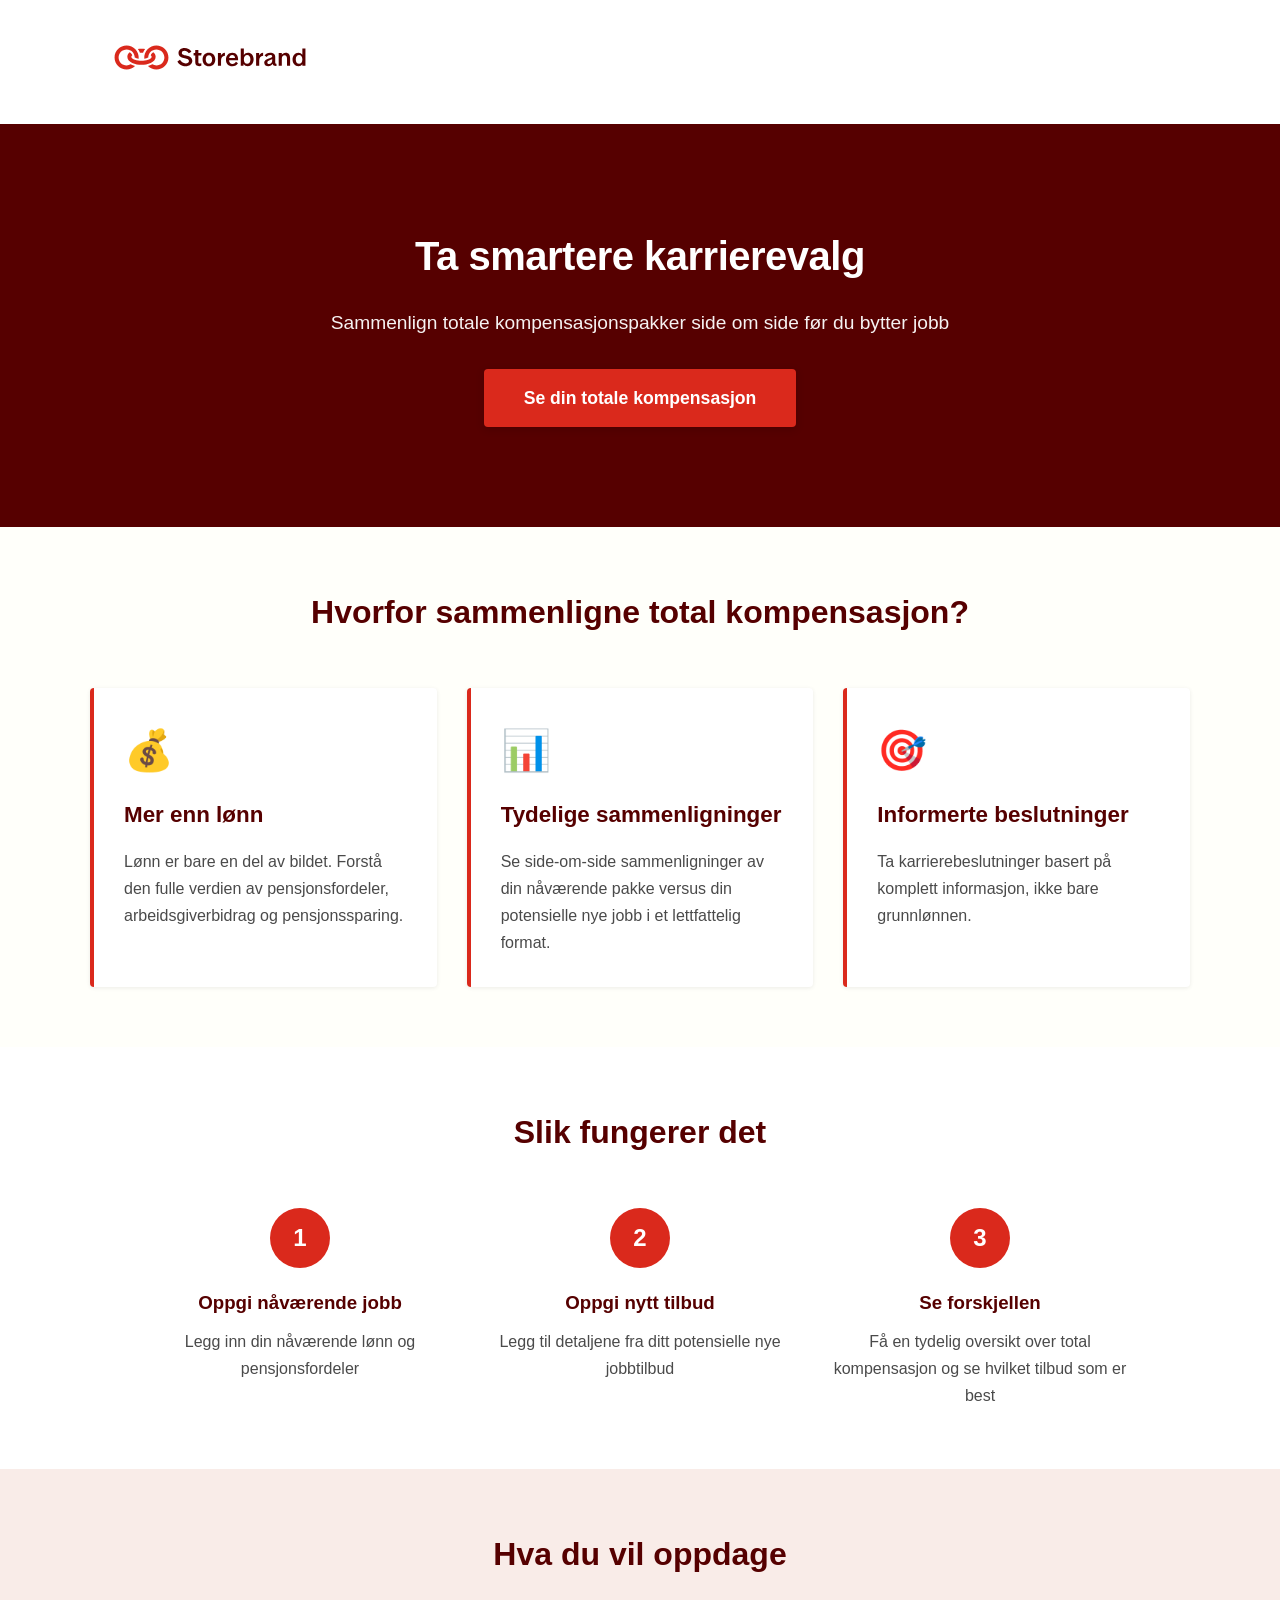
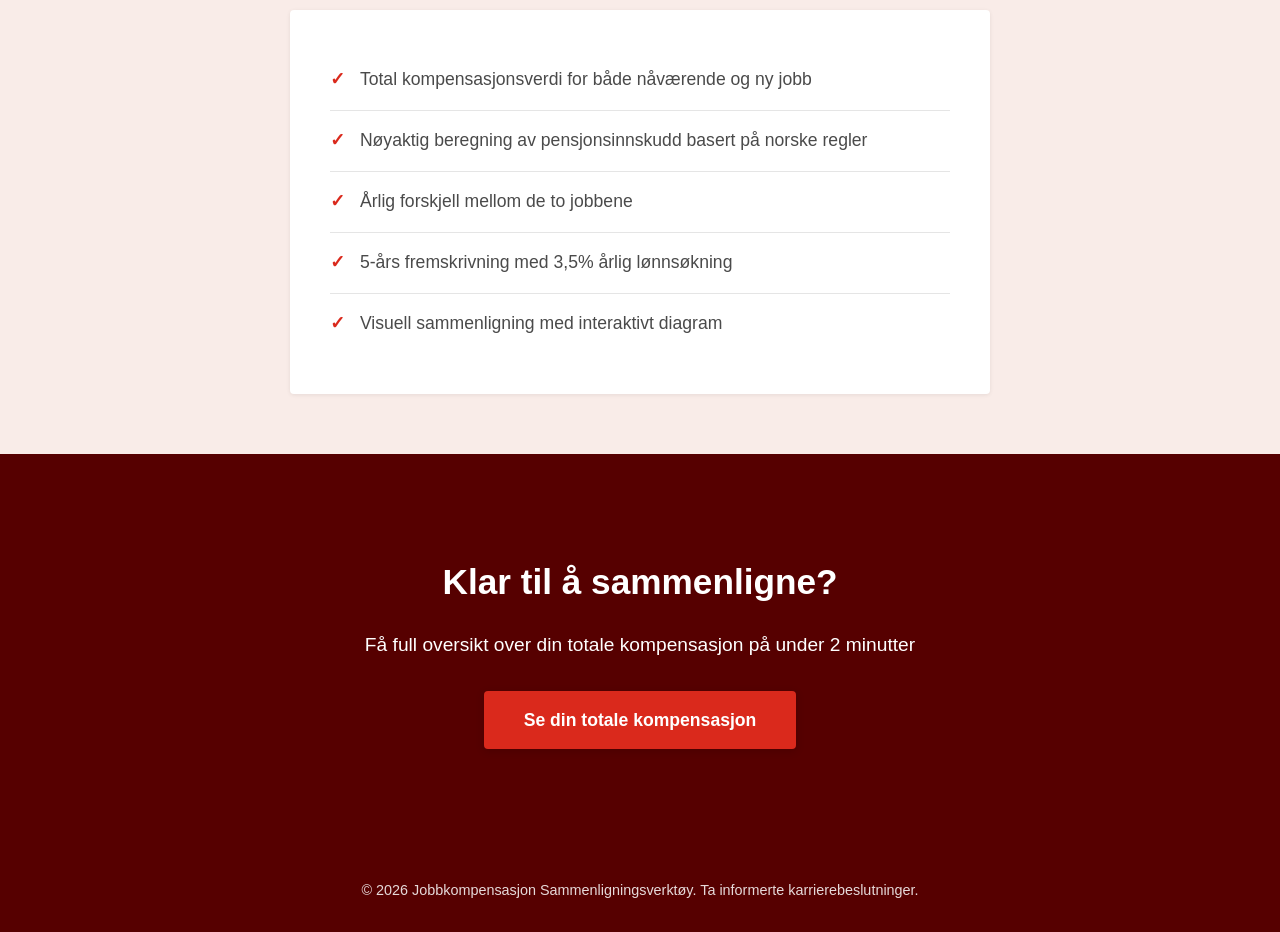
<file: index.html>
<!DOCTYPE html>
<html lang="no">
<head>
    <meta charset="UTF-8">
    <meta name="viewport" content="width=device-width, initial-scale=1.0">
    <title>Sammenligning av Jobbkompensasjon - Ta informerte karrierevalg</title>
    <link rel="stylesheet" href="tokens.css">
    <style>
        * {
            margin: 0;
            padding: 0;
            box-sizing: border-box;
        }

        body {
            font-family: -apple-system, BlinkMacSystemFont, 'Segoe UI', 'Roboto', 'Helvetica Neue', Arial, sans-serif;
            line-height: 1.6;
            color: var(--color-text-primary);
        }

        /* Header/Navigation */
        header {
            background: var(--color-surface-card);
            padding: 20px;
            box-shadow: 0 1px 4px rgba(0, 0, 0, 0.08);
        }

        .logo {
            max-width: 200px;
            height: auto;
        }

        /* Hero Section */
        .hero {
            background: var(--color-brand-deep);
            color: var(--color-text-on-brand);
            padding: 80px 20px;
            text-align: center;
        }

        .hero h1 {
            font-size: 2.5em;
            margin-bottom: 20px;
            font-weight: 600;
            letter-spacing: -0.5px;
        }

        .hero p {
            font-size: 1.2em;
            margin-bottom: 30px;
            opacity: 0.95;
            font-weight: 300;
        }

        .cta-button {
            display: inline-block;
            background-color: var(--color-brand);
            color: var(--color-text-on-brand);
            padding: 15px 40px;
            border-radius: 4px;
            text-decoration: none;
            font-weight: 600;
            font-size: 1.1em;
            transition: background-color 0.3s, transform 0.2s;
            box-shadow: 0 2px 8px rgba(0, 0, 0, 0.15);
        }

        .cta-button:hover {
            background-color: var(--color-brand-hover);
            transform: translateY(-1px);
            box-shadow: 0 4px 12px rgba(0, 0, 0, 0.2);
        }

        .cta-button-secondary {
            display: inline-block;
            background-color: var(--color-surface-card);
            color: var(--color-brand-deep);
            padding: 15px 40px;
            border: 2px solid var(--color-brand);
            border-radius: 4px;
            text-decoration: none;
            font-weight: 600;
            font-size: 1.1em;
            transition: all 0.3s;
            box-shadow: 0 2px 8px rgba(0, 0, 0, 0.08);
        }

        .cta-button-secondary:hover {
            background-color: var(--color-brand-pale);
            border-color: var(--color-brand-hover);
        }

        /* Container */
        .container {
            max-width: 1100px;
            margin: 0 auto;
            padding: 20px;
        }

        /* Features Section */
        .features {
            padding: 60px 20px;
            background-color: var(--color-surface-page);
        }

        .features h2 {
            text-align: center;
            font-size: 2em;
            margin-bottom: 50px;
            color: var(--color-brand-deep);
            font-weight: 600;
        }

        .feature-grid {
            display: grid;
            grid-template-columns: repeat(auto-fit, minmax(300px, 1fr));
            gap: 30px;
            max-width: 1100px;
            margin: 0 auto;
        }

        .feature-card {
            background: var(--color-surface-card);
            padding: 30px;
            border-radius: 4px;
            border-left: 4px solid var(--color-brand);
            box-shadow: 0 1px 4px rgba(0, 0, 0, 0.08);
            transition: all 0.3s;
        }

        .feature-card:hover {
            box-shadow: 0 4px 12px rgba(0, 0, 0, 0.12);
            border-left-color: var(--color-brand-hover);
        }

        .feature-icon {
            font-size: 2.5em;
            margin-bottom: 15px;
        }

        .feature-card h3 {
            color: var(--color-brand-deep);
            margin-bottom: 15px;
            font-size: 1.4em;
            font-weight: 600;
        }

        .feature-card p {
            color: var(--color-text-secondary);
            line-height: 1.7;
        }

        /* How It Works Section */
        .how-it-works {
            padding: 60px 20px;
            background-color: var(--color-surface-card);
        }

        .how-it-works h2 {
            text-align: center;
            font-size: 2em;
            margin-bottom: 50px;
            color: var(--color-brand-deep);
            font-weight: 600;
        }

        .steps {
            display: flex;
            flex-wrap: wrap;
            justify-content: center;
            gap: 40px;
            max-width: 1100px;
            margin: 0 auto;
        }

        .step {
            text-align: center;
            flex: 1;
            min-width: 200px;
            max-width: 300px;
        }

        .step-number {
            background: var(--color-brand);
            color: var(--color-text-on-brand);
            width: 60px;
            height: 60px;
            border-radius: 50%;
            display: flex;
            align-items: center;
            justify-content: center;
            font-size: 1.5em;
            font-weight: bold;
            margin: 0 auto 20px;
        }

        .step h3 {
            margin-bottom: 10px;
            color: var(--color-brand-deep);
            font-weight: 600;
        }

        .step p {
            color: var(--color-text-secondary);
            line-height: 1.7;
        }

        /* Benefits Section */
        .benefits {
            padding: 60px 20px;
            background-color: var(--color-surface-accent);
        }

        .benefits h2 {
            text-align: center;
            font-size: 2em;
            margin-bottom: 30px;
            color: var(--color-brand-deep);
            font-weight: 600;
        }

        .benefits-list {
            max-width: 700px;
            margin: 0 auto;
            background: var(--color-surface-card);
            padding: 40px;
            border-radius: 4px;
            box-shadow: 0 1px 4px rgba(0, 0, 0, 0.08);
        }

        .benefits-list ul {
            list-style: none;
        }

        .benefits-list li {
            padding: 15px 0;
            border-bottom: 1px solid var(--color-border-subtle);
            color: var(--color-text-secondary);
            font-size: 1.1em;
            line-height: 1.7;
        }

        .benefits-list li:last-child {
            border-bottom: none;
        }

        .benefits-list li:before {
            content: "✓ ";
            color: var(--color-brand);
            font-weight: bold;
            margin-right: 10px;
        }

        /* CTA Section */
        .cta-section {
            padding: 80px 20px;
            background: var(--color-brand-deep);
            color: var(--color-text-on-brand);
            text-align: center;
        }

        .cta-section h2 {
            font-size: 2.2em;
            margin-bottom: 20px;
            font-weight: 600;
        }

        .cta-section p {
            font-size: 1.2em;
            margin-bottom: 30px;
            font-weight: 300;
        }

        /* Footer */
        footer {
            background-color: var(--color-brand-deep);
            color: var(--color-text-on-brand);
            text-align: center;
            padding: 30px 20px;
        }

        footer p {
            color: var(--color-text-on-brand-muted);
            font-size: 0.9em;
        }

        footer a {
            color: var(--color-brand-pale);
            text-decoration: none;
        }

        footer a:hover {
            color: var(--color-text-on-brand);
        }

        /* Responsive */
        @media (max-width: 768px) {
            .hero h1 {
                font-size: 2em;
            }

            .hero p {
                font-size: 1em;
            }

            .feature-grid {
                grid-template-columns: 1fr;
            }
        }
    </style>
</head>
<body>
    <!-- Header -->
    <header>
        <div class="container">
            <img src="storebrand-logo.svg" alt="Storebrand" class="logo">
        </div>
    </header>

    <!-- Hero Section -->
    <section class="hero">
        <div class="container">
            <h1>Ta smartere karrierevalg</h1>
            <p>Sammenlign totale kompensasjonspakker side om side før du bytter jobb</p>
            <a href="calculator.html" class="cta-button">Se din totale kompensasjon</a>
        </div>
    </section>

    <!-- Features Section -->
    <section class="features">
        <h2>Hvorfor sammenligne total kompensasjon?</h2>
        <div class="feature-grid">
            <div class="feature-card">
                <div class="feature-icon">💰</div>
                <h3>Mer enn lønn</h3>
                <p>Lønn er bare en del av bildet. Forstå den fulle verdien av pensjonsfordeler, arbeidsgiverbidrag og pensjonssparing.</p>
            </div>
            <div class="feature-card">
                <div class="feature-icon">📊</div>
                <h3>Tydelige sammenligninger</h3>
                <p>Se side-om-side sammenligninger av din nåværende pakke versus din potensielle nye jobb i et lettfattelig format.</p>
            </div>
            <div class="feature-card">
                <div class="feature-icon">🎯</div>
                <h3>Informerte beslutninger</h3>
                <p>Ta karrierebeslutninger basert på komplett informasjon, ikke bare grunnlønnen.</p>
            </div>
        </div>
    </section>

    <!-- How It Works Section -->
    <section class="how-it-works">
        <h2>Slik fungerer det</h2>
        <div class="steps">
            <div class="step">
                <div class="step-number">1</div>
                <h3>Oppgi nåværende jobb</h3>
                <p>Legg inn din nåværende lønn og pensjonsfordeler</p>
            </div>
            <div class="step">
                <div class="step-number">2</div>
                <h3>Oppgi nytt tilbud</h3>
                <p>Legg til detaljene fra ditt potensielle nye jobbtilbud</p>
            </div>
            <div class="step">
                <div class="step-number">3</div>
                <h3>Se forskjellen</h3>
                <p>Få en tydelig oversikt over total kompensasjon og se hvilket tilbud som er best</p>
            </div>
        </div>
    </section>

    <!-- Benefits Section -->
    <section class="benefits">
        <h2>Hva du vil oppdage</h2>
        <div class="benefits-list">
            <ul>
                <li>Total kompensasjonsverdi for både nåværende og ny jobb</li>
                <li>Nøyaktig beregning av pensjonsinnskudd basert på norske regler</li>
                <li>Årlig forskjell mellom de to jobbene</li>
                <li>5-års fremskrivning med 3,5% årlig lønnsøkning</li>
                <li>Visuell sammenligning med interaktivt diagram</li>
            </ul>
        </div>
    </section>

    <!-- CTA Section -->
    <section class="cta-section" id="calculator">
        <div class="container">
            <h2>Klar til å sammenligne?</h2>
            <p>Få full oversikt over din totale kompensasjon på under 2 minutter</p>
            <a href="calculator.html" class="cta-button">Se din totale kompensasjon</a>
        </div>
    </section>

    <!-- Footer -->
    <footer>
        <p>&copy; 2026 Jobbkompensasjon Sammenligningsverktøy. Ta informerte karrierebeslutninger.</p>
    </footer>
</body>
</html>
</file>
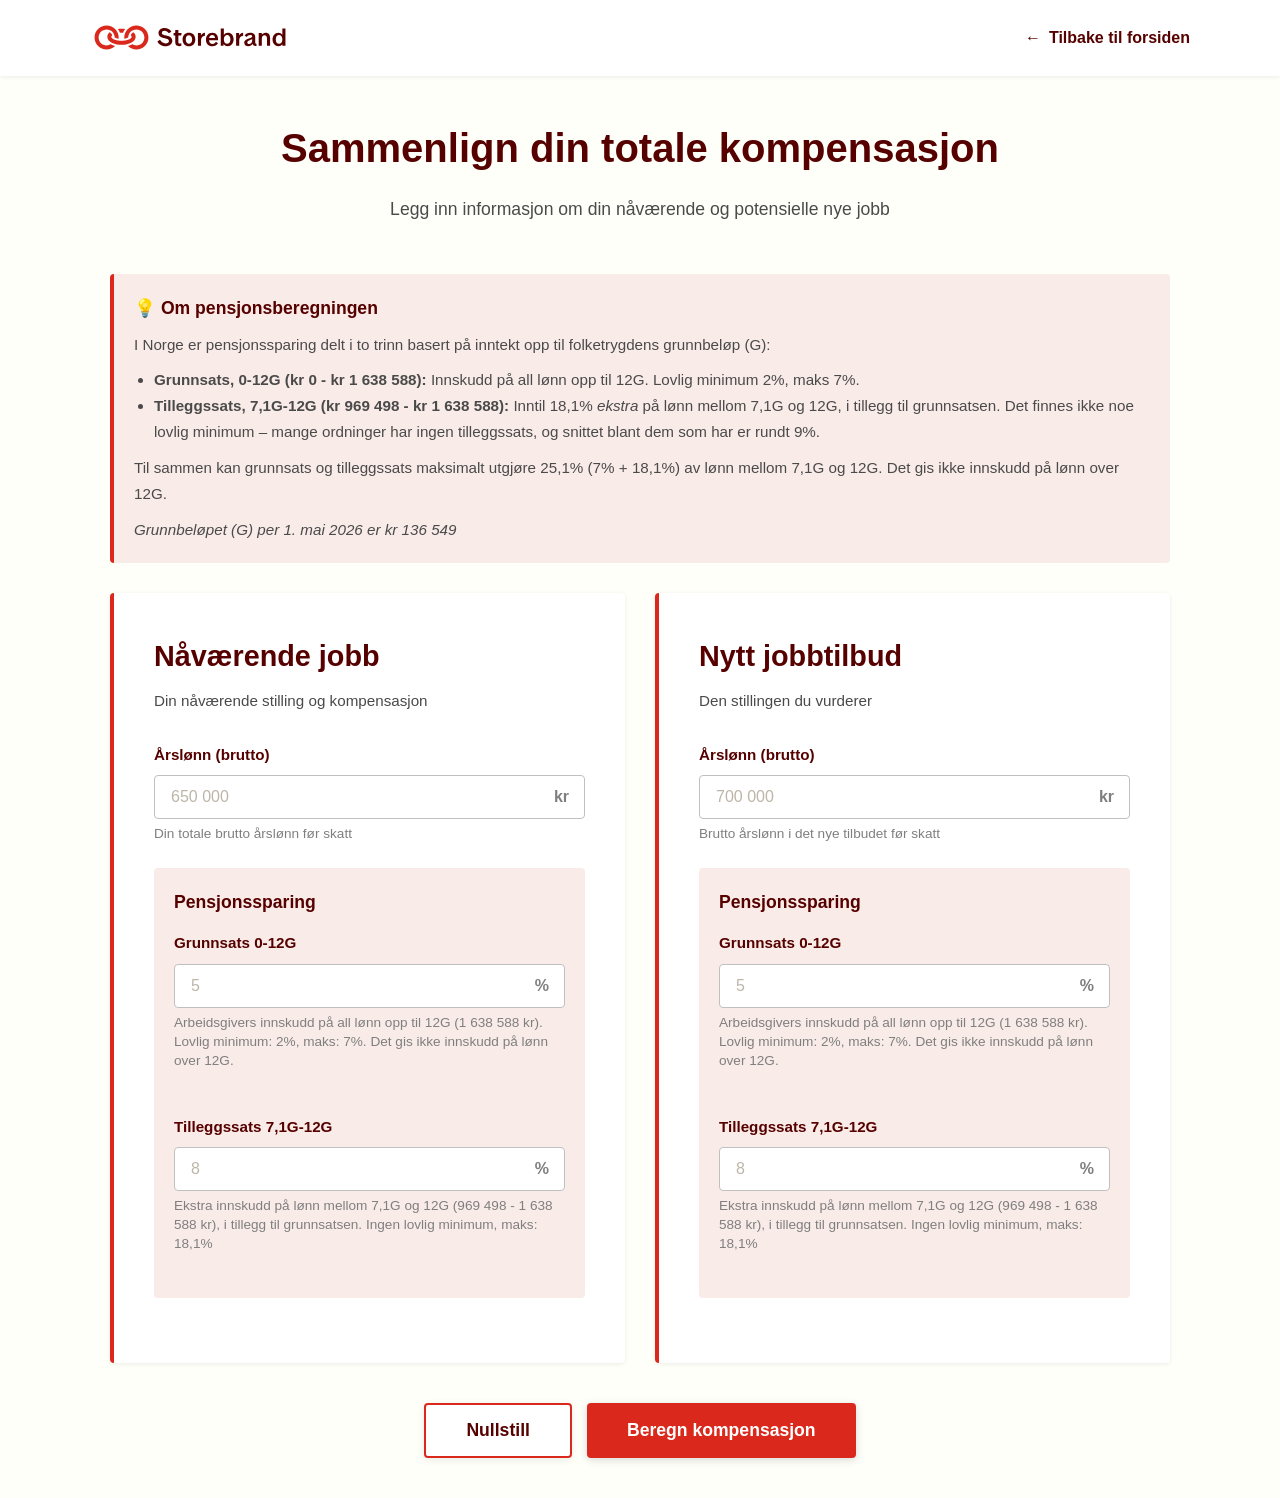
<file: calculator.html>
<!DOCTYPE html>
<html lang="no">
<head>
    <meta charset="UTF-8">
    <meta name="viewport" content="width=device-width, initial-scale=1.0">
    <title>Kompensasjonskalkulator - Storebrand</title>
    <link rel="stylesheet" href="tokens.css">
    <style>
        * {
            margin: 0;
            padding: 0;
            box-sizing: border-box;
        }

        body {
            font-family: -apple-system, BlinkMacSystemFont, 'Segoe UI', 'Roboto', 'Helvetica Neue', Arial, sans-serif;
            line-height: 1.6;
            color: var(--color-text-primary);
            background-color: var(--color-surface-page);
        }

        /* Header/Navigation */
        header {
            background: var(--color-surface-card);
            padding: 20px;
            box-shadow: 0 1px 4px rgba(0, 0, 0, 0.08);
        }

        .header-content {
            max-width: 1100px;
            margin: 0 auto;
            display: flex;
            justify-content: space-between;
            align-items: center;
        }

        .logo {
            max-width: 200px;
            height: auto;
        }

        .back-link {
            color: var(--color-brand-deep);
            text-decoration: none;
            font-weight: 600;
            display: flex;
            align-items: center;
            gap: 8px;
        }

        .back-link:hover {
            color: var(--color-brand);
        }

        /* Main Container */
        .container {
            max-width: 1100px;
            margin: 0 auto;
            padding: 40px 20px;
        }

        /* Page Title */
        .page-title {
            text-align: center;
            margin-bottom: 50px;
        }

        .page-title h1 {
            color: var(--color-brand-deep);
            font-size: 2.5em;
            margin-bottom: 15px;
            font-weight: 600;
        }

        .page-title p {
            color: var(--color-text-secondary);
            font-size: 1.1em;
        }

        /* Form Grid */
        .form-grid {
            display: grid;
            grid-template-columns: repeat(auto-fit, minmax(450px, 1fr));
            gap: 30px;
            margin-bottom: 40px;
        }

        /* Job Card */
        .job-card {
            background: var(--color-surface-card);
            padding: 40px;
            border-radius: 4px;
            border-left: 4px solid var(--color-brand);
            box-shadow: 0 1px 4px rgba(0, 0, 0, 0.08);
        }

        .job-card h2 {
            color: var(--color-brand-deep);
            font-size: 1.8em;
            margin-bottom: 10px;
            font-weight: 600;
        }

        .job-card .subtitle {
            color: var(--color-text-secondary);
            margin-bottom: 30px;
            font-size: 0.95em;
        }

        /* Form Groups */
        .form-group {
            margin-bottom: 25px;
        }

        .form-group label {
            display: block;
            color: var(--color-brand-deep);
            font-weight: 600;
            margin-bottom: 8px;
            font-size: 0.95em;
        }

        .form-group .help-text {
            display: block;
            color: var(--color-text-subtle);
            font-size: 0.85em;
            margin-top: 5px;
            line-height: 1.4;
        }

        .form-group .error-text {
            display: block;
            color: var(--color-brand);
            font-size: 0.85em;
            margin-top: 5px;
            font-weight: 600;
        }

        .form-group.has-error input {
            border-color: var(--color-brand);
            background-color: var(--color-brand-palest);
        }

        /* Low-intensity informational alert, shown inline beneath an input.
           Deliberately quieter than .error-text (brand red, bold) and .info-box
           (heavy brand-red left border): this is an FYI, not a problem to fix. */
        .form-group .info-alert {
            display: flex;
            align-items: flex-start;
            gap: 8px;
            background: var(--color-surface-raised);
            border: 1px solid var(--color-border-warm);
            border-radius: 4px;
            padding: 10px 12px;
            margin-top: 10px;
            color: var(--color-text-secondary);
            font-size: 0.85em;
            line-height: 1.5;
        }

        /* Needed because display:flex above would otherwise beat [hidden]. */
        .form-group .info-alert[hidden] {
            display: none;
        }

        .info-alert-icon {
            flex-shrink: 0;
        }

        .form-group input {
            width: 100%;
            padding: 12px 16px;
            border: 1px solid var(--color-border-input);
            border-radius: 4px;
            font-size: 1em;
            font-family: inherit;
            transition: border-color 0.3s, box-shadow 0.3s;
        }

        .form-group input:focus {
            outline: none;
            border-color: var(--color-brand);
            box-shadow: 0 0 0 3px var(--color-focus-ring);
        }

        .form-group input::placeholder {
            color: var(--color-text-placeholder);
        }

        /* Pension Group */
        .pension-group {
            background: var(--color-surface-accent);
            padding: 20px;
            border-radius: 4px;
            margin-bottom: 25px;
        }

        .pension-group h3 {
            color: var(--color-brand-deep);
            font-size: 1.1em;
            margin-bottom: 15px;
            font-weight: 600;
        }

        .pension-fields {
            display: grid;
            gap: 20px;
        }

        /* Input with suffix */
        .input-wrapper {
            position: relative;
        }

        .input-suffix {
            position: absolute;
            right: 16px;
            top: 50%;
            transform: translateY(-50%);
            color: var(--color-text-subtle);
            font-weight: 600;
            pointer-events: none;
        }

        .input-wrapper input {
            padding-right: 45px;
        }

        /* Buttons */
        .button-group {
            display: flex;
            gap: 15px;
            justify-content: center;
            margin-top: 40px;
        }

        .btn {
            padding: 15px 40px;
            border-radius: 4px;
            text-decoration: none;
            font-weight: 600;
            font-size: 1.1em;
            transition: all 0.3s;
            border: none;
            cursor: pointer;
            font-family: inherit;
        }

        .btn-primary {
            background-color: var(--color-brand);
            color: var(--color-text-on-brand);
            box-shadow: 0 2px 8px rgba(0, 0, 0, 0.15);
        }

        .btn-primary:hover {
            background-color: var(--color-brand-hover);
            transform: translateY(-1px);
            box-shadow: 0 4px 12px rgba(0, 0, 0, 0.2);
        }

        .btn-primary:disabled {
            background-color: var(--color-disabled);
            cursor: not-allowed;
            transform: none;
        }

        .btn-secondary {
            background-color: var(--color-surface-card);
            color: var(--color-brand-deep);
            border: 2px solid var(--color-brand);
            box-shadow: 0 2px 8px rgba(0, 0, 0, 0.08);
        }

        .btn-secondary:hover {
            background-color: var(--color-brand-pale);
            border-color: var(--color-brand-hover);
        }

        /* Info Box */
        .info-box {
            background: var(--color-surface-accent);
            border-left: 4px solid var(--color-brand);
            padding: 20px;
            border-radius: 4px;
            margin-bottom: 30px;
        }

        .info-box h3 {
            color: var(--color-brand-deep);
            font-size: 1.1em;
            margin-bottom: 10px;
            font-weight: 600;
        }

        .info-box p {
            color: var(--color-text-secondary);
            line-height: 1.7;
            font-size: 0.95em;
        }

        .info-box ul {
            margin-left: 20px;
            margin-top: 10px;
        }

        .info-box li {
            color: var(--color-text-secondary);
            line-height: 1.7;
            font-size: 0.95em;
        }

        /* Responsive */
        @media (max-width: 968px) {
            .form-grid {
                grid-template-columns: 1fr;
            }

            .page-title h1 {
                font-size: 2em;
            }

            .job-card {
                padding: 30px 20px;
            }
        }

        @media (max-width: 640px) {
            .button-group {
                flex-direction: column;
            }

            .btn {
                width: 100%;
            }
        }
    </style>
</head>
<body>
    <!-- Header -->
    <header>
        <div class="header-content">
            <img src="storebrand-logo.svg" alt="Storebrand" class="logo">
            <a href="index.html" class="back-link">
                <span>←</span> Tilbake til forsiden
            </a>
        </div>
    </header>

    <!-- Main Content -->
    <div class="container">
        <div class="page-title">
            <h1>Sammenlign din totale kompensasjon</h1>
            <p>Legg inn informasjon om din nåværende og potensielle nye jobb</p>
        </div>

        <!-- Info Box -->
        <div class="info-box">
            <h3>💡 Om pensjonsberegningen</h3>
            <p>I Norge er pensjonssparing delt i to trinn basert på inntekt opp til folketrygdens grunnbeløp (G):</p>
            <ul>
                <li><strong>Grunnsats, 0-12G (kr 0 - kr 1 638 588):</strong> Innskudd på all lønn opp til 12G. Lovlig minimum 2%, maks 7%.</li>
                <li><strong>Tilleggssats, 7,1G-12G (kr 969 498 - kr 1 638 588):</strong> Inntil 18,1% <em>ekstra</em> på lønn mellom 7,1G og 12G, i tillegg til grunnsatsen. Det finnes ikke noe lovlig minimum – mange ordninger har ingen tilleggssats, og snittet blant dem som har er rundt 9%.</li>
            </ul>
            <p style="margin-top: 10px;">Til sammen kan grunnsats og tilleggssats maksimalt utgjøre 25,1% (7% + 18,1%) av lønn mellom 7,1G og 12G. Det gis ikke innskudd på lønn over 12G.</p>
            <p style="margin-top: 10px;"><em>Grunnbeløpet (G) per 1. mai 2026 er kr 136 549</em></p>
        </div>

        <!-- Form Grid -->
        <form id="compensationForm">
            <div class="form-grid">
                <!-- Current Job Card -->
                <div class="job-card">
                    <h2>Nåværende jobb</h2>
                    <p class="subtitle">Din nåværende stilling og kompensasjon</p>

                    <div class="form-group">
                        <label for="current-salary">Årslønn (brutto)</label>
                        <div class="input-wrapper">
                            <input
                                type="text"
                                id="current-salary"
                                name="currentSalary"
                                placeholder="650 000"
                                data-type="salary"
                                required
                            >
                            <span class="input-suffix">kr</span>
                        </div>
                        <span class="help-text">Din totale brutto årslønn før skatt</span>
                        <p class="info-alert" role="status" hidden>
                            <span class="info-alert-icon" aria-hidden="true">ℹ️</span>
                            <span class="info-alert-text"></span>
                        </p>
                    </div>

                    <div class="pension-group">
                        <h3>Pensjonssparing</h3>
                        <div class="pension-fields">
                            <div class="form-group">
                                <label for="current-pension-low">Grunnsats 0-12G</label>
                                <div class="input-wrapper">
                                    <input
                                        type="text"
                                        id="current-pension-low"
                                        name="currentPensionLow"
                                        placeholder="5"
                                        data-type="pension-low"
                                        required
                                    >
                                    <span class="input-suffix">%</span>
                                </div>
                                <span class="help-text">Arbeidsgivers innskudd på all lønn opp til 12G (1 638 588 kr). Lovlig minimum: 2%, maks: 7%. Det gis ikke innskudd på lønn over 12G.</span>
                            </div>

                            <div class="form-group">
                                <label for="current-pension-high">Tilleggssats 7,1G-12G</label>
                                <div class="input-wrapper">
                                    <input
                                        type="text"
                                        id="current-pension-high"
                                        name="currentPensionHigh"
                                        placeholder="8"
                                        data-type="pension-high"
                                        required
                                    >
                                    <span class="input-suffix">%</span>
                                </div>
                                <span class="help-text">Ekstra innskudd på lønn mellom 7,1G og 12G (969 498 - 1 638 588 kr), i tillegg til grunnsatsen. Ingen lovlig minimum, maks: 18,1%</span>
                            </div>
                        </div>
                    </div>
                </div>

                <!-- New Job Card -->
                <div class="job-card">
                    <h2>Nytt jobbtilbud</h2>
                    <p class="subtitle">Den stillingen du vurderer</p>

                    <div class="form-group">
                        <label for="new-salary">Årslønn (brutto)</label>
                        <div class="input-wrapper">
                            <input
                                type="text"
                                id="new-salary"
                                name="newSalary"
                                placeholder="700 000"
                                data-type="salary"
                                required
                            >
                            <span class="input-suffix">kr</span>
                        </div>
                        <span class="help-text">Brutto årslønn i det nye tilbudet før skatt</span>
                        <p class="info-alert" role="status" hidden>
                            <span class="info-alert-icon" aria-hidden="true">ℹ️</span>
                            <span class="info-alert-text"></span>
                        </p>
                    </div>

                    <div class="pension-group">
                        <h3>Pensjonssparing</h3>
                        <div class="pension-fields">
                            <div class="form-group">
                                <label for="new-pension-low">Grunnsats 0-12G</label>
                                <div class="input-wrapper">
                                    <input
                                        type="text"
                                        id="new-pension-low"
                                        name="newPensionLow"
                                        placeholder="5"
                                        data-type="pension-low"
                                        required
                                    >
                                    <span class="input-suffix">%</span>
                                </div>
                                <span class="help-text">Arbeidsgivers innskudd på all lønn opp til 12G (1 638 588 kr). Lovlig minimum: 2%, maks: 7%. Det gis ikke innskudd på lønn over 12G.</span>
                            </div>

                            <div class="form-group">
                                <label for="new-pension-high">Tilleggssats 7,1G-12G</label>
                                <div class="input-wrapper">
                                    <input
                                        type="text"
                                        id="new-pension-high"
                                        name="newPensionHigh"
                                        placeholder="8"
                                        data-type="pension-high"
                                        required
                                    >
                                    <span class="input-suffix">%</span>
                                </div>
                                <span class="help-text">Ekstra innskudd på lønn mellom 7,1G og 12G (969 498 - 1 638 588 kr), i tillegg til grunnsatsen. Ingen lovlig minimum, maks: 18,1%</span>
                            </div>
                        </div>
                    </div>
                </div>
            </div>

            <!-- Buttons -->
            <div class="button-group">
                <button type="button" class="btn btn-secondary" id="clearBtn">Nullstill</button>
                <button type="submit" class="btn btn-primary" id="calculateBtn">Beregn kompensasjon</button>
            </div>
        </form>
    </div>

    <script>
        // Innskuddsgrenser etter innskuddspensjonsloven § 5-3:
        //   Grunnsats:    maks 7% av lønn 0-12G (OTP-minimum 2% siden 2022)
        //   Tilleggssats: maks 18,1% ekstra av lønn 7,1G-12G (ingen lovlig minimum)
        // Satsene legges sammen på lønn mellom 7,1G og 12G, som gir maks 25,1% der.
        const VALIDATION_RULES = {
            'pension-low': { min: 2, max: 7, label: 'Grunnsats 0-12G' },
            'pension-high': { min: 0, max: 18.1, label: 'Tilleggssats 7,1G-12G' }
        };

        // Grunnbeløpet (G) per 1. mai 2026. Må holdes i synk med G_VALUE_2026
        // i results.html — der ligger selve pensjonsberegningen.
        const G_VALUE_2026 = 136549;

        // 12G er taket for lønn som gir innskudd. Lønn over dette gir ingen
        // pensjonsopptjening, og utløser informasjonsvarselet under lønnsfeltet.
        const G_12 = G_VALUE_2026 * 12;

        // Load saved data on page load
        window.addEventListener('DOMContentLoaded', () => {
            initSalaryCapNotices();
            loadFormData();
            setupInputHandlers();
            // Skjemaet husker tidligere verdier, så varselet må vurderes med én gang.
            refreshSalaryCapNotices();
        });

        const form = document.getElementById('compensationForm');

        // Setup input handlers for formatting and validation
        function setupInputHandlers() {
            const inputs = form.querySelectorAll('input');

            inputs.forEach(input => {
                const inputType = input.dataset.type;

                // Handle input formatting and validation
                input.addEventListener('input', (e) => {
                    if (inputType === 'salary') {
                        formatSalaryInput(e.target);
                        updateSalaryCapNotice(e.target);
                    } else if (inputType === 'pension-low' || inputType === 'pension-high') {
                        formatPensionInput(e.target);
                    }
                });

                // Validate on blur
                input.addEventListener('blur', (e) => {
                    validateInput(e.target);
                    if (inputType === 'salary') {
                        updateSalaryCapNotice(e.target);
                    }
                    saveFormData();
                });
            });
        }

        // Format salary input with thousand separators
        function formatSalaryInput(input) {
            // Remove all non-digit characters
            let value = input.value.replace(/\D/g, '');

            // Prevent negative numbers
            if (value === '' || value === '0') {
                input.value = '';
                return;
            }

            // Remove leading zeros
            value = value.replace(/^0+/, '');

            // Add thousand separators (space)
            const formatted = value.replace(/\B(?=(\d{3})+(?!\d))/g, ' ');
            input.value = formatted;

            // Clear any previous errors
            clearError(input);
        }

        // Format pension input (allow decimals)
        function formatPensionInput(input) {
            let value = input.value;

            // Only allow digits, one decimal point, and one decimal place
            value = value.replace(/[^\d,\.]/g, '');

            // Replace comma with period
            value = value.replace(',', '.');

            // Only allow one decimal point
            let parts = value.split('.');
            if (parts.length > 2) {
                value = parts[0] + '.' + parts.slice(1).join('');
                parts = value.split('.'); // re-split so the decimal limit below sees the merged value
            }

            // Limit to one decimal place
            if (parts.length === 2 && parts[1].length > 1) {
                value = parts[0] + '.' + parts[1].substring(0, 1);
            }

            input.value = value;
        }

        // Validate input based on type
        function validateInput(input) {
            const inputType = input.dataset.type;
            const value = parseInputValue(input);
            const formGroup = input.closest('.form-group');

            // Clear previous errors
            clearError(input);

            if (!value && value !== 0) {
                return; // Empty is handled by required attribute
            }

            // Validate salary
            if (inputType === 'salary') {
                if (value < 0) {
                    showError(input, 'Lønnen kan ikke være negativ');
                    return false;
                }
                if (value === 0) {
                    showError(input, 'Vennligst oppgi en gyldig lønn');
                    return false;
                }
            }

            // Validate pension rates
            if (inputType === 'pension-low' || inputType === 'pension-high') {
                const rules = VALIDATION_RULES[inputType];

                if (value < rules.min) {
                    showError(input, `${rules.label} må være minst ${rules.min}%`);
                    return false;
                }
                if (value > rules.max) {
                    showError(input, `${rules.label} kan ikke være mer enn ${rules.max}%`);
                    return false;
                }
            }

            return true;
        }

        // Parse input value to number
        function parseInputValue(input) {
            const inputType = input.dataset.type;
            let value = input.value;

            if (!value) return null;

            if (inputType === 'salary') {
                // Remove spaces for salary
                value = value.replace(/\s/g, '');
            }

            // Replace comma with period for decimals
            value = value.replace(',', '.');

            return parseFloat(value);
        }

        // Show validation error
        function showError(input, message) {
            const formGroup = input.closest('.form-group');
            formGroup.classList.add('has-error');

            // Remove existing error message
            const existingError = formGroup.querySelector('.error-text');
            if (existingError) {
                existingError.remove();
            }

            // Add error message
            const errorText = document.createElement('span');
            errorText.className = 'error-text';
            errorText.textContent = message;
            input.parentNode.parentNode.appendChild(errorText);
        }

        // Clear validation error
        function clearError(input) {
            const formGroup = input.closest('.form-group');
            formGroup.classList.remove('has-error');

            const errorText = formGroup.querySelector('.error-text');
            if (errorText) {
                errorText.remove();
            }
        }

        // Format a number with space thousand separators, e.g. 1638588 -> "1 638 588"
        function formatAmount(value) {
            return String(Math.round(value)).replace(/\B(?=(\d{3})+(?!\d))/g, ' ');
        }

        // Write the notice copy once, derived from G_12, so the amount in the text
        // can never drift away from the constant the calculation uses.
        function initSalaryCapNotices() {
            const message = `Lønn over ${formatAmount(G_12)} kr (12G) gir ikke pensjonsinnskudd. `
                + `Vi tar med hele lønnen i totalen, men pensjonssparingen stopper ved 12G.`;

            document.querySelectorAll('.info-alert-text').forEach(el => {
                el.textContent = message;
            });
        }

        // Show the notice only while the salary is above the 12G ceiling.
        function updateSalaryCapNotice(input) {
            const notice = input.closest('.form-group').querySelector('.info-alert');
            if (!notice) return;

            const value = parseInputValue(input);
            notice.hidden = !(value > G_12);
        }

        function refreshSalaryCapNotices() {
            form.querySelectorAll('input[data-type="salary"]').forEach(updateSalaryCapNotice);
        }

        // Form submission
        form.addEventListener('submit', (e) => {
            e.preventDefault();

            // Validate all inputs
            const inputs = form.querySelectorAll('input');
            let isValid = true;

            inputs.forEach(input => {
                if (!validateInput(input)) {
                    isValid = false;
                }
            });

            if (!isValid) {
                alert('Vennligst rett opp feilene i skjemaet før du fortsetter.');
                return;
            }

            saveFormData();
            window.location.href = 'results.html';
        });

        // Clear button
        document.getElementById('clearBtn').addEventListener('click', () => {
            if (confirm('Er du sikker på at du vil nullstille alle felt?')) {
                form.reset();
                localStorage.removeItem('compensationData');

                // Clear all errors
                const inputs = form.querySelectorAll('input');
                inputs.forEach(input => clearError(input));

                // form.reset() fires no input events, so hide the notices explicitly.
                refreshSalaryCapNotices();
            }
        });

        // Save form data to localStorage
        function saveFormData() {
            const formData = {
                currentSalary: document.getElementById('current-salary').value,
                currentPensionLow: document.getElementById('current-pension-low').value,
                currentPensionHigh: document.getElementById('current-pension-high').value,
                newSalary: document.getElementById('new-salary').value,
                newPensionLow: document.getElementById('new-pension-low').value,
                newPensionHigh: document.getElementById('new-pension-high').value,
                lastUpdated: new Date().toISOString()
            };

            localStorage.setItem('compensationData', JSON.stringify(formData));
        }

        // Load form data from localStorage
        function loadFormData() {
            const savedData = localStorage.getItem('compensationData');

            if (savedData) {
                const data = JSON.parse(savedData);

                document.getElementById('current-salary').value = data.currentSalary || '';
                document.getElementById('current-pension-low').value = data.currentPensionLow || '';
                document.getElementById('current-pension-high').value = data.currentPensionHigh || '';
                document.getElementById('new-salary').value = data.newSalary || '';
                document.getElementById('new-pension-low').value = data.newPensionLow || '';
                document.getElementById('new-pension-high').value = data.newPensionHigh || '';
            }
        }
    </script>
</body>
</html>
</file>
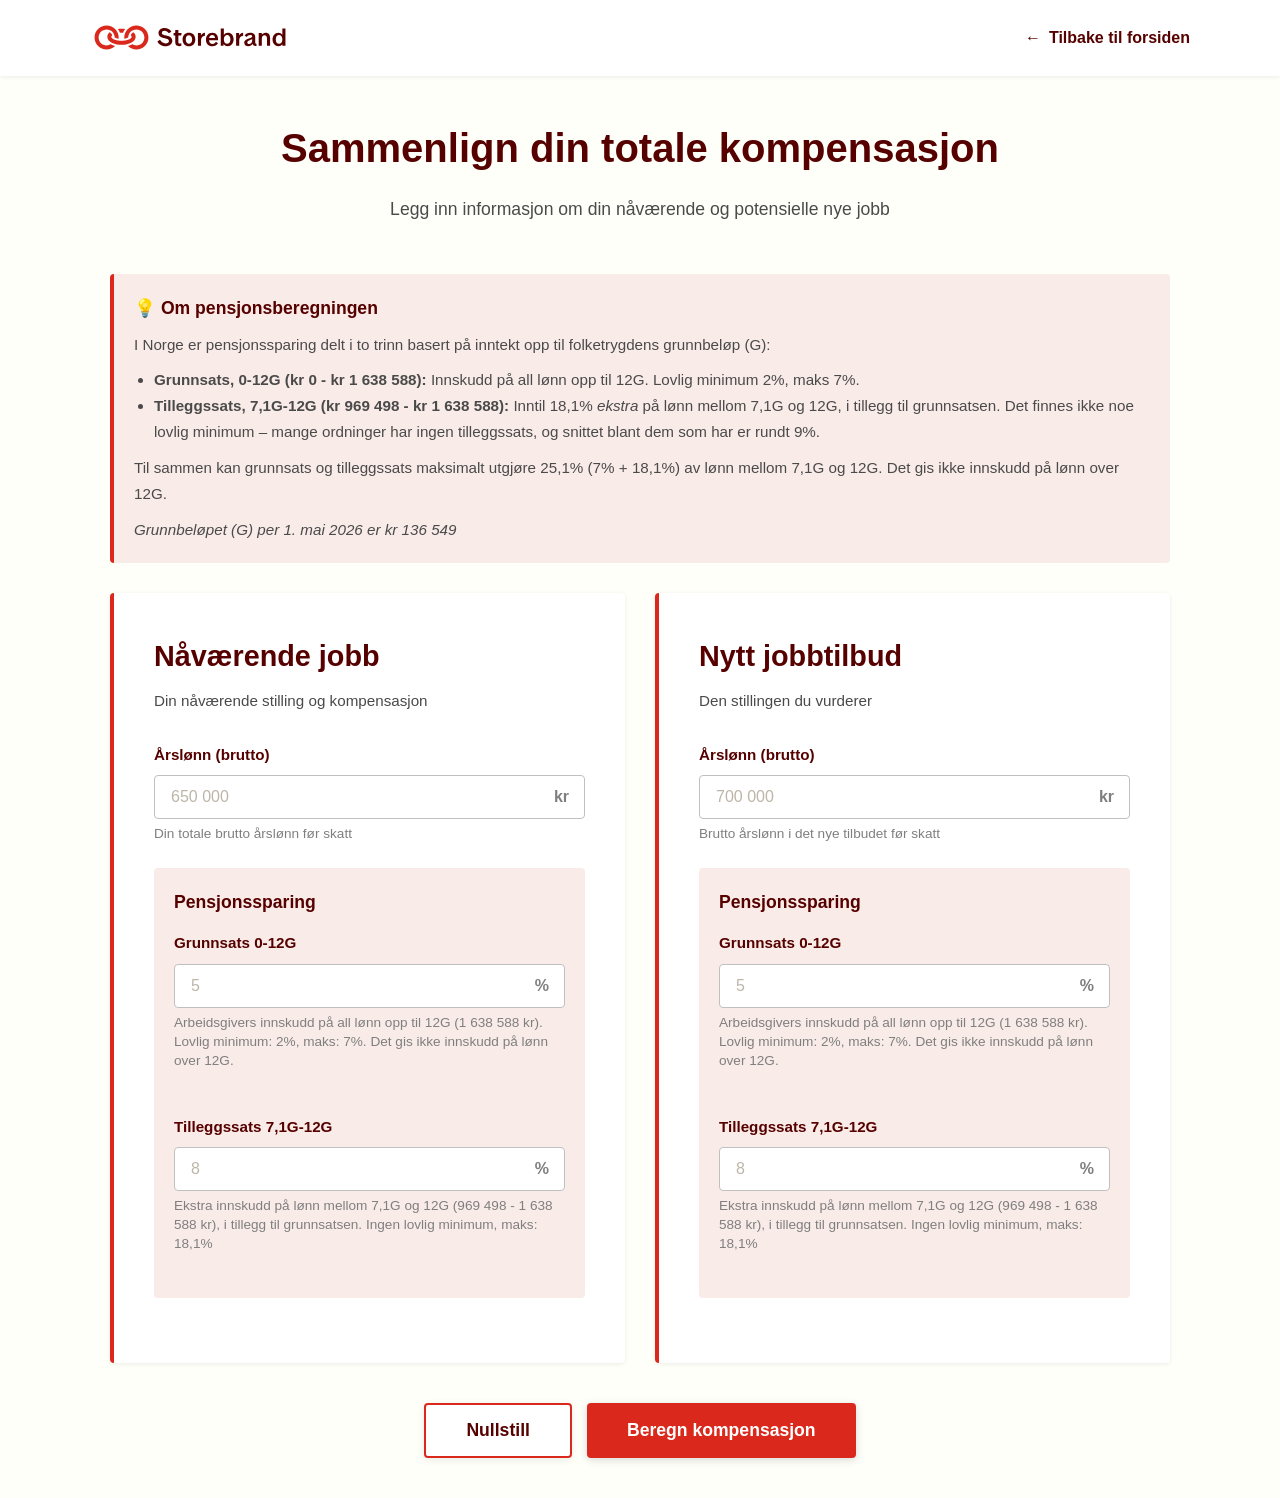
<file: results.html>
<!DOCTYPE html>
<html lang="no">
<head>
    <meta charset="UTF-8">
    <meta name="viewport" content="width=device-width, initial-scale=1.0">
    <title>Din kompensasjonssammenligning - Storebrand</title>
    <link rel="stylesheet" href="tokens.css">
    <style>
        * {
            margin: 0;
            padding: 0;
            box-sizing: border-box;
        }

        body {
            font-family: -apple-system, BlinkMacSystemFont, 'Segoe UI', 'Roboto', 'Helvetica Neue', Arial, sans-serif;
            line-height: 1.6;
            color: var(--color-text-primary);
            background-color: var(--color-surface-page);
        }

        /* Header/Navigation */
        header {
            background: var(--color-surface-card);
            padding: 20px;
            box-shadow: 0 1px 4px rgba(0, 0, 0, 0.08);
        }

        .header-content {
            max-width: 1100px;
            margin: 0 auto;
            display: flex;
            justify-content: space-between;
            align-items: center;
        }

        .logo {
            max-width: 200px;
            height: auto;
        }

        .back-link {
            color: var(--color-brand-deep);
            text-decoration: none;
            font-weight: 600;
            display: flex;
            align-items: center;
            gap: 8px;
        }

        .back-link:hover {
            color: var(--color-brand);
        }

        /* Main Container */
        .container {
            max-width: 1100px;
            margin: 0 auto;
            padding: 40px 20px;
        }

        /* Page Title */
        .page-title {
            text-align: center;
            margin-bottom: 50px;
        }

        .page-title h1 {
            color: var(--color-brand-deep);
            font-size: 2.5em;
            margin-bottom: 15px;
            font-weight: 600;
        }

        .page-title p {
            color: var(--color-text-secondary);
            font-size: 1.1em;
        }

        /* Summary Cards */
        .summary-section {
            margin-bottom: 60px;
        }

        .summary-section h2 {
            color: var(--color-brand-deep);
            font-size: 2em;
            margin-bottom: 30px;
            font-weight: 600;
            text-align: center;
        }

        .summary-grid {
            display: grid;
            grid-template-columns: repeat(auto-fit, minmax(300px, 1fr));
            gap: 30px;
            margin-bottom: 30px;
        }

        .summary-card {
            background: var(--color-surface-card);
            padding: 30px;
            border-radius: 4px;
            border-left: 4px solid var(--color-brand);
            box-shadow: 0 1px 4px rgba(0, 0, 0, 0.08);
        }

        .summary-card h3 {
            color: var(--color-brand-deep);
            font-size: 1.3em;
            margin-bottom: 20px;
            font-weight: 600;
        }

        .summary-row {
            display: flex;
            justify-content: space-between;
            padding: 12px 0;
            border-bottom: 1px solid var(--color-border-subtle);
        }

        .summary-row:last-child {
            border-bottom: none;
            margin-top: 10px;
            padding-top: 15px;
            font-weight: 600;
            font-size: 1.1em;
        }

        .summary-label {
            color: var(--color-text-secondary);
        }

        .summary-label-detail {
            display: block;
            font-size: 0.85em;
            color: var(--color-text-muted);
            margin-top: 3px;
            font-weight: 400;
        }

        .summary-value {
            color: var(--color-brand-deep);
            font-weight: 600;
        }

        /* Pension savings calculation accordion */
        .pension-accordion {
            border-bottom: 1px solid var(--color-border-subtle);
        }

        .pension-accordion-toggle {
            display: flex;
            align-items: center;
            gap: 6px;
            width: 100%;
            background: none;
            border: none;
            padding: 6px 0 10px;
            margin: 0;
            font-family: inherit;
            font-size: 0.8em;
            color: var(--color-text-warm-muted);
            cursor: pointer;
            transition: color 0.2s;
        }

        .pension-accordion-toggle:hover {
            color: var(--color-brand);
        }

        .pension-accordion-chevron {
            display: inline-block;
            transition: transform 0.25s ease;
            font-size: 0.9em;
        }

        .pension-accordion.open .pension-accordion-chevron {
            transform: rotate(90deg);
        }

        .pension-accordion-panel {
            max-height: 0;
            overflow: hidden;
            transition: max-height 0.3s ease;
        }

        .pension-accordion.open .pension-accordion-panel {
            max-height: 500px;
        }

        .pension-accordion-inner {
            background: var(--color-surface-raised);
            border-radius: 4px;
            padding: 14px 16px;
            margin-bottom: 12px;
        }

        .pension-calc-row {
            display: flex;
            justify-content: space-between;
            align-items: baseline;
            gap: 12px;
            padding: 6px 0;
            font-size: 0.85em;
        }

        .pension-calc-row .calc-label {
            color: var(--color-text-secondary);
        }

        .pension-calc-row .calc-detail {
            display: block;
            font-size: 0.9em;
            color: var(--color-text-faint);
            margin-top: 2px;
            font-weight: 400;
        }

        .pension-calc-row .calc-value {
            color: var(--color-brand-deep);
            font-weight: 600;
            white-space: nowrap;
        }

        .pension-calc-row.calc-total {
            border-top: 1px solid var(--color-border-warm);
            margin-top: 4px;
            padding-top: 10px;
            font-weight: 600;
        }

        .pension-calc-row.calc-total .calc-label {
            color: var(--color-brand-deep);
        }

        .pension-calc-note {
            font-size: 0.75em;
            color: var(--color-text-warm-faint);
            margin-top: 10px;
            line-height: 1.4;
        }

        /* Difference Card */
        .difference-card {
            background: linear-gradient(135deg, var(--color-surface-accent) 0%, var(--color-brand-pale) 100%);
            padding: 40px;
            border-radius: 4px;
            border-left: 4px solid var(--color-brand);
            box-shadow: 0 2px 8px rgba(0, 0, 0, 0.12);
            text-align: center;
        }

        .difference-card h3 {
            color: var(--color-brand-deep);
            font-size: 1.5em;
            margin-bottom: 15px;
            font-weight: 600;
        }

        .difference-amount {
            color: var(--color-brand-deep);
            font-size: 3em;
            font-weight: 700;
            margin-bottom: 10px;
        }

        .difference-amount.positive {
            color: var(--color-positive);
        }

        .difference-amount.negative {
            color: var(--color-brand);
        }

        .difference-percentage {
            color: var(--color-text-secondary);
            font-size: 1.2em;
        }

        /* 5-Year Projection */
        .projection-section {
            margin-bottom: 60px;
        }

        .projection-section h2 {
            color: var(--color-brand-deep);
            font-size: 2em;
            margin-bottom: 15px;
            font-weight: 600;
            text-align: center;
        }

        .projection-subtitle {
            text-align: center;
            color: var(--color-text-secondary);
            margin-bottom: 30px;
            font-size: 0.95em;
        }

        /* Chart Container */
        .chart-container {
            background: var(--color-surface-card);
            padding: 40px;
            border-radius: 4px;
            box-shadow: 0 1px 4px rgba(0, 0, 0, 0.08);
            margin-bottom: 30px;
        }

        .chart-wrapper {
            position: relative;
            height: 400px;
            margin-bottom: 20px;
        }

        /* Table */
        .projection-table {
            background: var(--color-surface-card);
            border-radius: 4px;
            box-shadow: 0 1px 4px rgba(0, 0, 0, 0.08);
            overflow: hidden;
        }

        table {
            width: 100%;
            border-collapse: collapse;
        }

        thead {
            background: var(--color-brand-deep);
            color: var(--color-text-on-brand);
        }

        th {
            padding: 15px;
            text-align: left;
            font-weight: 600;
        }

        th.number {
            text-align: right;
        }

        tbody tr {
            border-bottom: 1px solid var(--color-border-subtle);
        }

        tbody tr:last-child {
            border-bottom: none;
        }

        tbody tr:nth-child(even) {
            background: var(--color-surface-accent);
        }

        td {
            padding: 15px;
        }

        td.number {
            text-align: right;
            font-weight: 600;
            color: var(--color-brand-deep);
        }

        .highlight-row {
            background: var(--color-brand-pale) !important;
            font-weight: 600;
        }

        /* Buttons */
        .button-group {
            display: flex;
            gap: 15px;
            justify-content: center;
            margin-top: 40px;
        }

        .btn {
            padding: 15px 40px;
            border-radius: 4px;
            text-decoration: none;
            font-weight: 600;
            font-size: 1.1em;
            transition: all 0.3s;
            border: none;
            cursor: pointer;
            font-family: inherit;
            display: inline-flex;
            align-items: center;
            justify-content: center;
            gap: 8px;
        }

        .btn-primary {
            background-color: var(--color-brand);
            color: var(--color-text-on-brand);
            box-shadow: 0 2px 8px rgba(0, 0, 0, 0.15);
        }

        .btn-primary:hover {
            background-color: var(--color-brand-hover);
            transform: translateY(-1px);
            box-shadow: 0 4px 12px rgba(0, 0, 0, 0.2);
        }

        .btn-secondary {
            background-color: var(--color-surface-card);
            color: var(--color-brand-deep);
            border: 2px solid var(--color-brand);
            box-shadow: 0 2px 8px rgba(0, 0, 0, 0.08);
        }

        .btn-secondary:hover {
            background-color: var(--color-brand-pale);
            border-color: var(--color-brand-hover);
        }

        /* Responsive */
        @media (max-width: 768px) {
            .page-title h1 {
                font-size: 2em;
            }

            .summary-grid {
                grid-template-columns: 1fr;
            }

            .difference-amount {
                font-size: 2.5em;
            }

            .chart-wrapper {
                height: 300px;
            }

            table {
                font-size: 0.9em;
            }

            th, td {
                padding: 10px;
            }

            .button-group {
                flex-direction: column;
            }

            .btn {
                width: 100%;
            }
        }
    </style>
</head>
<body>
    <!-- Header -->
    <header>
        <div class="header-content">
            <img src="storebrand-logo.svg" alt="Storebrand" class="logo">
            <a href="calculator.html" class="back-link">
                <span>←</span> Endre tall
            </a>
        </div>
    </header>

    <!-- Main Content -->
    <div class="container">
        <div class="page-title">
            <h1>Sammenligning</h1>
            <p>Oversikt over total kompensasjon (lønn + pensjon)</p>
        </div>

        <!-- 1-Year Summary -->
        <section class="summary-section">
            <div class="summary-grid">
                <!-- Current Job -->
                <div class="summary-card">
                    <h3>Nåværende jobb</h3>
                    <div class="summary-row">
                        <span class="summary-label">Årslønn</span>
                        <span class="summary-value" id="current-salary-display">-</span>
                    </div>
                    <div class="summary-row">
                        <span class="summary-label">
                            Pensjonssparing
                            <span class="summary-label-detail" id="current-pension-rates">-</span>
                        </span>
                        <span class="summary-value" id="current-pension-display">-</span>
                    </div>
                    <div class="pension-accordion" id="current-pension-accordion">
                        <button type="button" class="pension-accordion-toggle" aria-expanded="false" aria-controls="current-pension-panel">
                            <span class="pension-accordion-chevron">▸</span>
                            <span>Vis beregning</span>
                        </button>
                        <div class="pension-accordion-panel" id="current-pension-panel" role="region">
                            <div class="pension-accordion-inner" id="current-pension-breakdown"></div>
                        </div>
                    </div>
                    <div class="summary-row">
                        <span class="summary-label">Total kompensasjon</span>
                        <span class="summary-value" id="current-total-display">-</span>
                    </div>
                </div>

                <!-- New Job -->
                <div class="summary-card">
                    <h3>Nytt jobbtilbud</h3>
                    <div class="summary-row">
                        <span class="summary-label">Årslønn</span>
                        <span class="summary-value" id="new-salary-display">-</span>
                    </div>
                    <div class="summary-row">
                        <span class="summary-label">
                            Pensjonssparing
                            <span class="summary-label-detail" id="new-pension-rates">-</span>
                        </span>
                        <span class="summary-value" id="new-pension-display">-</span>
                    </div>
                    <div class="pension-accordion" id="new-pension-accordion">
                        <button type="button" class="pension-accordion-toggle" aria-expanded="false" aria-controls="new-pension-panel">
                            <span class="pension-accordion-chevron">▸</span>
                            <span>Vis beregning</span>
                        </button>
                        <div class="pension-accordion-panel" id="new-pension-panel" role="region">
                            <div class="pension-accordion-inner" id="new-pension-breakdown"></div>
                        </div>
                    </div>
                    <div class="summary-row">
                        <span class="summary-label">Total kompensasjon</span>
                        <span class="summary-value" id="new-total-display">-</span>
                    </div>
                </div>
            </div>

            <!-- Difference -->
            <div class="difference-card">
                <h3>Årlig forskjell</h3>
                <div class="difference-amount" id="difference-amount">-</div>
                <div class="difference-percentage" id="difference-percentage">-</div>
            </div>
        </section>

        <!-- 5-Year Projection -->
        <section class="projection-section">
            <h2>5-års fremskrivning</h2>
            <p class="projection-subtitle">Basert på 3,5% årlig lønnsøkning</p>

            <!-- Chart -->
            <div class="chart-container">
                <div class="chart-wrapper">
                    <canvas id="projectionChart"></canvas>
                </div>
            </div>

            <!-- Table -->
            <div class="projection-table">
                <table>
                    <thead>
                        <tr>
                            <th>År</th>
                            <th class="number">Nåværende jobb</th>
                            <th class="number">Nytt tilbud</th>
                            <th class="number">Forskjell</th>
                        </tr>
                    </thead>
                    <tbody id="projection-table-body">
                        <!-- Populated by JavaScript -->
                    </tbody>
                    <tfoot>
                        <tr class="highlight-row">
                            <td><strong>Sum 5 år</strong></td>
                            <td class="number" id="total-current-5yr">-</td>
                            <td class="number" id="total-new-5yr">-</td>
                            <td class="number" id="total-diff-5yr">-</td>
                        </tr>
                    </tfoot>
                </table>
            </div>
        </section>

        <!-- Actions -->
        <div class="button-group">
            <a href="calculator.html" class="btn btn-secondary">
                <span>←</span>
                <span>Endre tall</span>
            </a>
            <button onclick="window.print()" class="btn btn-primary">Skriv ut sammenligning</button>
        </div>
    </div>

    <script>
        // Constants
        const G_VALUE_2026 = 136549; // Grunnbeløpet
        const G_7_1 = G_VALUE_2026 * 7.1;  // 969,498 kr
        const G_12 = G_VALUE_2026 * 12;    // 1,638,588 kr
        const ANNUAL_SALARY_INCREASE = 0.035; // 3.5% yearly increase

        // Load data and calculate
        window.addEventListener('DOMContentLoaded', () => {
            const data = loadCompensationData();

            if (!data) {
                alert('Ingen data funnet. Vennligst fyll ut kalkulatoren først.');
                window.location.href = 'calculator.html';
                return;
            }

            calculateAndDisplay(data);
            setupPensionAccordions();
        });

        // Load data from localStorage
        function loadCompensationData() {
            const savedData = localStorage.getItem('compensationData');
            if (!savedData) return null;

            const data = JSON.parse(savedData);

            return {
                currentSalary: parseFloat(data.currentSalary.replace(/\s/g, '')),
                currentPensionLow: parseFloat(data.currentPensionLow.replace(',', '.')),
                currentPensionHigh: parseFloat(data.currentPensionHigh.replace(',', '.')),
                newSalary: parseFloat(data.newSalary.replace(/\s/g, '')),
                newPensionLow: parseFloat(data.newPensionLow.replace(',', '.')),
                newPensionHigh: parseFloat(data.newPensionHigh.replace(',', '.'))
            };
        }

        // Calculate pension contribution
        function calculatePension(salary, rateLow, rateHigh) {
            let pension = 0;

            if (salary <= G_7_1) {
                // Salary below 7.1G - only apply low rate
                pension = salary * (rateLow / 100);
            } else if (salary <= G_12) {
                // Salary between 7.1G and 12G
                // Apply low rate to full salary, plus high rate to amount above 7.1G
                const basePension = salary * (rateLow / 100);
                const additionalPension = (salary - G_7_1) * (rateHigh / 100);
                pension = basePension + additionalPension;
            } else {
                // Salary exceeds 12G - cap at 12G
                // Apply low rate to 12G, plus high rate to amount between 7.1G and 12G
                const basePension = G_12 * (rateLow / 100);
                const additionalPension = (G_12 - G_7_1) * (rateHigh / 100);
                pension = basePension + additionalPension;
            }

            return pension;
        }

        // Break the pension contribution into its two savings levels (single year)
        function getPensionBreakdown(salary, rateLow, rateHigh) {
            const basis = Math.min(salary, G_12);          // low rate applies up to 12G
            const level1Amount = basis * (rateLow / 100);  // Grunnsats
            const level2Base = Math.max(0, basis - G_7_1); // portion between 7.1G and 12G
            const level2Amount = level2Base * (rateHigh / 100); // Tilleggssats
            return {
                basis,
                level1Amount,
                level2Base,
                level2Amount,
                total: level1Amount + level2Amount
            };
        }

        // Render the pension savings breakdown into an accordion panel
        function renderPensionBreakdown(containerId, salary, rateLow, rateHigh) {
            const b = getPensionBreakdown(salary, rateLow, rateHigh);
            const rateLowStr = rateLow.toString().replace('.', ',');
            const rateHighStr = rateHigh.toString().replace('.', ',');

            document.getElementById(containerId).innerHTML = `
                <div class="pension-calc-row">
                    <span class="calc-label">
                        Grunnsats (${rateLowStr}%)
                        <span class="calc-detail">${rateLowStr}% av ${formatCurrency(b.basis)} (lønn opptil 12 G)</span>
                    </span>
                    <span class="calc-value">${formatCurrency(b.level1Amount)}</span>
                </div>
                <div class="pension-calc-row">
                    <span class="calc-label">
                        Tilleggssats (${rateHighStr}%)
                        <span class="calc-detail">${rateHighStr}% av ${formatCurrency(b.level2Base)} (lønn mellom 7,1 G og 12 G)</span>
                    </span>
                    <span class="calc-value">${formatCurrency(b.level2Amount)}</span>
                </div>
                <div class="pension-calc-row calc-total">
                    <span class="calc-label">Sum pensjonssparing</span>
                    <span class="calc-value">${formatCurrency(b.total)}</span>
                </div>
                <p class="pension-calc-note">G = grunnbeløpet (${formatCurrency(G_VALUE_2026)} i 2026). 7,1 G = ${formatCurrency(G_7_1)}, 12 G = ${formatCurrency(G_12)}.</p>
            `;
        }

        // Wire up the accordion toggles (open/close on click)
        function setupPensionAccordions() {
            document.querySelectorAll('.pension-accordion-toggle').forEach(btn => {
                btn.addEventListener('click', () => {
                    const accordion = btn.closest('.pension-accordion');
                    const isOpen = accordion.classList.toggle('open');
                    btn.setAttribute('aria-expanded', isOpen ? 'true' : 'false');
                });
            });
        }

        // Format number as currency
        function formatCurrency(amount) {
            return Math.round(amount).toString().replace(/\B(?=(\d{3})+(?!\d))/g, ' ') + ' kr';
        }

        // Calculate and display results
        function calculateAndDisplay(data) {
            // Year 1 calculations
            const currentPension1 = calculatePension(
                data.currentSalary,
                data.currentPensionLow,
                data.currentPensionHigh
            );
            const currentTotal1 = data.currentSalary + currentPension1;

            const newPension1 = calculatePension(
                data.newSalary,
                data.newPensionLow,
                data.newPensionHigh
            );
            const newTotal1 = data.newSalary + newPension1;

            const difference1 = newTotal1 - currentTotal1;
            const differencePercent = (difference1 / currentTotal1) * 100;

            // Display Year 1
            document.getElementById('current-salary-display').textContent = formatCurrency(data.currentSalary);
            document.getElementById('current-pension-display').textContent = formatCurrency(currentPension1);
            document.getElementById('current-total-display').textContent = formatCurrency(currentTotal1);
            document.getElementById('current-pension-rates').textContent = `${data.currentPensionLow.toString().replace('.', ',')}% / ${data.currentPensionHigh.toString().replace('.', ',')}%`;

            document.getElementById('new-salary-display').textContent = formatCurrency(data.newSalary);
            document.getElementById('new-pension-display').textContent = formatCurrency(newPension1);
            document.getElementById('new-total-display').textContent = formatCurrency(newTotal1);
            document.getElementById('new-pension-rates').textContent = `${data.newPensionLow.toString().replace('.', ',')}% / ${data.newPensionHigh.toString().replace('.', ',')}%`;

            // Pension savings breakdown accordions (year 1)
            renderPensionBreakdown('current-pension-breakdown', data.currentSalary, data.currentPensionLow, data.currentPensionHigh);
            renderPensionBreakdown('new-pension-breakdown', data.newSalary, data.newPensionLow, data.newPensionHigh);

            const diffElement = document.getElementById('difference-amount');
            diffElement.textContent = formatCurrency(Math.abs(difference1));
            diffElement.className = 'difference-amount ' + (difference1 >= 0 ? 'positive' : 'negative');

            const diffPercentElement = document.getElementById('difference-percentage');
            diffPercentElement.textContent = (difference1 >= 0 ? '+' : '') + differencePercent.toFixed(1).replace('.', ',') + '% sammenlignet med nåværende jobb';

            // 5-year projection
            calculate5YearProjection(data, data.currentSalary);
        }

        // Calculate 5-year projection
        function calculate5YearProjection(data, baseSalary) {
            const projectionData = {
                years: [],
                currentJob: [],
                newJob: [],
                differences: [],
                baseSalary: baseSalary
            };

            let currentSalary = data.currentSalary;
            let newSalary = data.newSalary;

            for (let year = 0; year < 5; year++) {
                const yearLabel = 2026 + year;

                // Calculate pension for this year
                const currentPension = calculatePension(
                    currentSalary,
                    data.currentPensionLow,
                    data.currentPensionHigh
                );
                const currentTotal = currentSalary + currentPension;

                const newPension = calculatePension(
                    newSalary,
                    data.newPensionLow,
                    data.newPensionHigh
                );
                const newTotal = newSalary + newPension;

                const difference = newTotal - currentTotal;

                projectionData.years.push(yearLabel);
                projectionData.currentJob.push(currentTotal);
                projectionData.newJob.push(newTotal);
                projectionData.differences.push(difference);

                // Apply salary increase for next year
                if (year < 4) {
                    currentSalary *= (1 + ANNUAL_SALARY_INCREASE);
                    newSalary *= (1 + ANNUAL_SALARY_INCREASE);
                }
            }

            // Display table
            displayProjectionTable(projectionData);

            // Display chart
            drawChart(projectionData);
        }

        // Display projection table
        function displayProjectionTable(data) {
            const tbody = document.getElementById('projection-table-body');
            tbody.innerHTML = '';

            let totalCurrent = 0;
            let totalNew = 0;
            let totalDiff = 0;

            data.years.forEach((year, index) => {
                const currentTotal = data.currentJob[index];
                const newTotal = data.newJob[index];
                const diff = data.differences[index];

                totalCurrent += currentTotal;
                totalNew += newTotal;
                totalDiff += diff;

                const row = document.createElement('tr');
                row.innerHTML = `
                    <td>${year}</td>
                    <td class="number">${formatCurrency(currentTotal)}</td>
                    <td class="number">${formatCurrency(newTotal)}</td>
                    <td class="number" style="color: ${diff >= 0 ? 'var(--color-positive)' : 'var(--color-negative)'}">${diff >= 0 ? '+' : ''}${formatCurrency(diff)}</td>
                `;
                tbody.appendChild(row);
            });

            // Display totals
            document.getElementById('total-current-5yr').textContent = formatCurrency(totalCurrent);
            document.getElementById('total-new-5yr').textContent = formatCurrency(totalNew);
            document.getElementById('total-diff-5yr').textContent = (totalDiff >= 0 ? '+' : '') + formatCurrency(totalDiff);
            document.getElementById('total-diff-5yr').style.color =
                totalDiff >= 0 ? 'var(--color-positive)' : 'var(--color-negative)';
        }

        // Resolve a design token from tokens.css to a concrete colour string.
        // The canvas 2D context cannot consume var(), so tokens are read off :root.
        function cssVar(name) {
            const value = getComputedStyle(document.documentElement)
                .getPropertyValue(name)
                .trim();
            if (!value) {
                // Canvas silently ignores an empty fillStyle/strokeStyle, which
                // would draw the chart in the wrong colour with no visible error.
                console.warn(`Design token ${name} is undefined — is tokens.css loaded?`);
            }
            return value;
        }

        // Draw chart
        function drawChart(data) {
            const canvas = document.getElementById('projectionChart');
            const ctx = canvas.getContext('2d');

            const chartColor = {
                grid: cssVar('--chart-grid'),
                axis: cssVar('--chart-axis'),
                label: cssVar('--chart-label'),
                currentFill: cssVar('--chart-series-current-fill'),
                currentStroke: cssVar('--chart-series-current-stroke'),
                newFill: cssVar('--chart-series-new-fill'),
                newStroke: cssVar('--chart-series-new-stroke'),
            };

            // Set canvas size
            const container = canvas.parentElement;
            canvas.width = container.clientWidth;
            canvas.height = container.clientHeight;

            const paddingLeft = 100;  // More space for y-axis labels
            const paddingRight = 40;
            const paddingTop = 60;
            const paddingBottom = 60;
            const chartWidth = canvas.width - paddingLeft - paddingRight;
            const chartHeight = canvas.height - paddingTop - paddingBottom;

            // Find max value for scaling
            const maxValue = Math.max(...data.currentJob, ...data.newJob);
            // Use base salary as minimum instead of calculated minimum
            const minValue = data.baseSalary;
            const valueRange = maxValue - minValue;
            const scale = chartHeight / (valueRange * 1.1);

            // Clear canvas
            ctx.clearRect(0, 0, canvas.width, canvas.height);

            // Draw grid lines
            ctx.strokeStyle = chartColor.grid;
            ctx.lineWidth = 1;
            for (let i = 0; i <= 5; i++) {
                const y = paddingTop + (chartHeight / 5) * i;
                ctx.beginPath();
                ctx.moveTo(paddingLeft, y);
                ctx.lineTo(canvas.width - paddingRight, y);
                ctx.stroke();
            }

            // Draw axes
            ctx.strokeStyle = chartColor.axis;
            ctx.lineWidth = 2;
            ctx.beginPath();
            ctx.moveTo(paddingLeft, paddingTop);
            ctx.lineTo(paddingLeft, canvas.height - paddingBottom);
            ctx.lineTo(canvas.width - paddingRight, canvas.height - paddingBottom);
            ctx.stroke();

            // Calculate column dimensions
            const numYears = data.years.length;
            const groupWidth = chartWidth / numYears;
            const columnWidth = (groupWidth * 0.7) / 2; // 70% of group width, divided by 2 columns
            const columnGap = columnWidth * 0.2;
            const baselineY = canvas.height - paddingBottom;

            function getY(value) {
                return baselineY - ((value - minValue) * scale);
            }

            function getColumnHeight(value) {
                return (value - minValue) * scale;
            }

            // Draw clustered columns
            data.years.forEach((year, index) => {
                const groupX = paddingLeft + (index * groupWidth);
                const groupCenterX = groupX + (groupWidth / 2);

                // Current job column (dark red)
                const currentJobValue = data.currentJob[index];
                const currentJobHeight = getColumnHeight(currentJobValue);
                const currentJobX = groupCenterX - columnWidth - (columnGap / 2);
                const currentJobY = getY(currentJobValue);

                ctx.fillStyle = chartColor.currentFill;
                ctx.fillRect(currentJobX, currentJobY, columnWidth, currentJobHeight);

                // Add subtle border
                ctx.strokeStyle = chartColor.currentStroke;
                ctx.lineWidth = 1;
                ctx.strokeRect(currentJobX, currentJobY, columnWidth, currentJobHeight);

                // New job column (light red/pink)
                const newJobValue = data.newJob[index];
                const newJobHeight = getColumnHeight(newJobValue);
                const newJobX = groupCenterX + (columnGap / 2);
                const newJobY = getY(newJobValue);

                ctx.fillStyle = chartColor.newFill;
                ctx.fillRect(newJobX, newJobY, columnWidth, newJobHeight);

                // Add subtle border
                ctx.strokeStyle = chartColor.newStroke;
                ctx.lineWidth = 1;
                ctx.strokeRect(newJobX, newJobY, columnWidth, newJobHeight);
            });

            // Draw labels
            ctx.fillStyle = chartColor.label;
            ctx.font = '14px -apple-system, BlinkMacSystemFont, "Segoe UI", sans-serif';
            ctx.textAlign = 'center';

            // Year labels
            data.years.forEach((year, index) => {
                const groupX = paddingLeft + (index * groupWidth);
                const groupCenterX = groupX + (groupWidth / 2);
                ctx.fillText(year.toString(), groupCenterX, canvas.height - paddingBottom + 25);
            });

            // Value labels on Y-axis
            ctx.textAlign = 'right';
            ctx.font = '13px -apple-system, BlinkMacSystemFont, "Segoe UI", sans-serif';
            for (let i = 0; i <= 5; i++) {
                const value = minValue + (valueRange * 1.1 / 5) * (5 - i);
                const y = paddingTop + (chartHeight / 5) * i;
                const formattedValue = Math.round(value).toString().replace(/\B(?=(\d{3})+(?!\d))/g, ' ') + ' kr';
                ctx.fillText(formattedValue, paddingLeft - 10, y + 5);
            }

            // Legend
            ctx.font = 'bold 14px -apple-system, BlinkMacSystemFont, "Segoe UI", sans-serif';

            const legendY = 25;
            const legendX = paddingLeft;

            ctx.fillStyle = chartColor.currentFill;
            ctx.fillRect(legendX, legendY - 8, 20, 12);
            ctx.strokeStyle = chartColor.currentStroke;
            ctx.lineWidth = 1;
            ctx.strokeRect(legendX, legendY - 8, 20, 12);
            ctx.fillStyle = chartColor.label;
            ctx.textAlign = 'left';
            ctx.fillText('Nåværende jobb', legendX + 30, legendY);

            ctx.fillStyle = chartColor.newFill;
            ctx.fillRect(legendX + 180, legendY - 8, 20, 12);
            ctx.strokeStyle = chartColor.newStroke;
            ctx.lineWidth = 1;
            ctx.strokeRect(legendX + 180, legendY - 8, 20, 12);
            ctx.fillStyle = chartColor.label;
            ctx.fillText('Nytt tilbud', legendX + 210, legendY);
        }

        // Redraw chart on window resize
        window.addEventListener('resize', () => {
            const data = loadCompensationData();
            if (data) {
                calculate5YearProjection(data, data.currentSalary);
            }
        });
    </script>
</body>
</html>
</file>
<file: tokens.css>
/* ==========================================================================
   Design tokens
   --------------------------------------------------------------------------
   Single source of truth for colour across index.html, calculator.html and
   results.html. No page should contain a raw hex value; everything goes
   through a token below.

   NAMING: these are project-local names, deliberately NOT the names used by
   Storebrand's Pretzel design system (formerly Storeblocks). If this project
   later adopts Pretzel, only the values in this file need to change — the
   pages themselves reference tokens and stay untouched.

   VALUES: carried over verbatim from the previous hardcoded hex values, so
   this file is a pure refactor with no intended visual change.
   ========================================================================== */

:root {
    /* ---- Brand red ramp ------------------------------------------------ */
    --color-brand-deep: #560000;    /* hero, footer, CTA band, headings, chart axis */
    --color-brand-strong: #b20000;  /* chart series fill, error text on white */
    --color-brand: #da291c;         /* primary action, accents, focus, negative values */
    --color-brand-hover: #ed554e;   /* hover state for primary action */
    --color-brand-pale: #fac8c8;    /* secondary action hover, link on dark, highlight */
    --color-brand-paler: #ffdfdf;   /* chart series fill (second series) */
    --color-brand-palest: #fff5f5;  /* input focus background */

    /* ---- Warm neutrals ------------------------------------------------- */
    --color-surface-page: #fffffa;    /* page background */
    --color-surface-accent: #f9ece8;  /* tinted section / info box */
    --color-surface-raised: #faf3f1;  /* subtle raised panel */
    --color-border-warm: #e3d3d0;     /* divider inside tinted cards */
    --color-text-warm-muted: #8a6d6d;
    --color-text-warm-faint: #a08d8d;
    --color-text-placeholder: #bdb6a8;

    /* ---- Greys ---------------------------------------------------------- */
    --color-text-primary: #1a1a1a;    /* body copy */
    --color-text-secondary: #4a4a4a;  /* paragraphs, table cells */
    --color-text-muted: #6b6b6b;
    --color-text-subtle: #7f7f7f;
    --color-text-faint: #8a8a8a;
    --color-border-input: #c0c0c0;
    --color-border-subtle: #e5e5e5;   /* dividers, chart grid */
    --color-surface-card: #ffffff;

    /* ---- Status --------------------------------------------------------- */
    --color-positive: #00a876;
    --color-negative: var(--color-brand);
    --color-disabled: var(--color-border-input);

    /* ---- Chart ----------------------------------------------------------
       Consumed from JavaScript via getComputedStyle() in results.html.
       Canvas cannot resolve var() itself, so these must stay resolvable
       against :root.                                                      */
    --chart-grid: var(--color-border-subtle);
    --chart-axis: var(--color-brand-deep);
    --chart-label: var(--color-brand-deep);
    --chart-series-current-fill: var(--color-brand-strong);
    --chart-series-current-stroke: var(--color-brand-deep);
    --chart-series-new-fill: var(--color-brand-paler);
    --chart-series-new-stroke: var(--color-brand-strong);

    /* ---- Foreground on brand surfaces ---------------------------------- */
    --color-text-on-brand: #ffffff;
    --color-text-on-brand-muted: rgba(255, 255, 255, 0.85);


}
</file>
